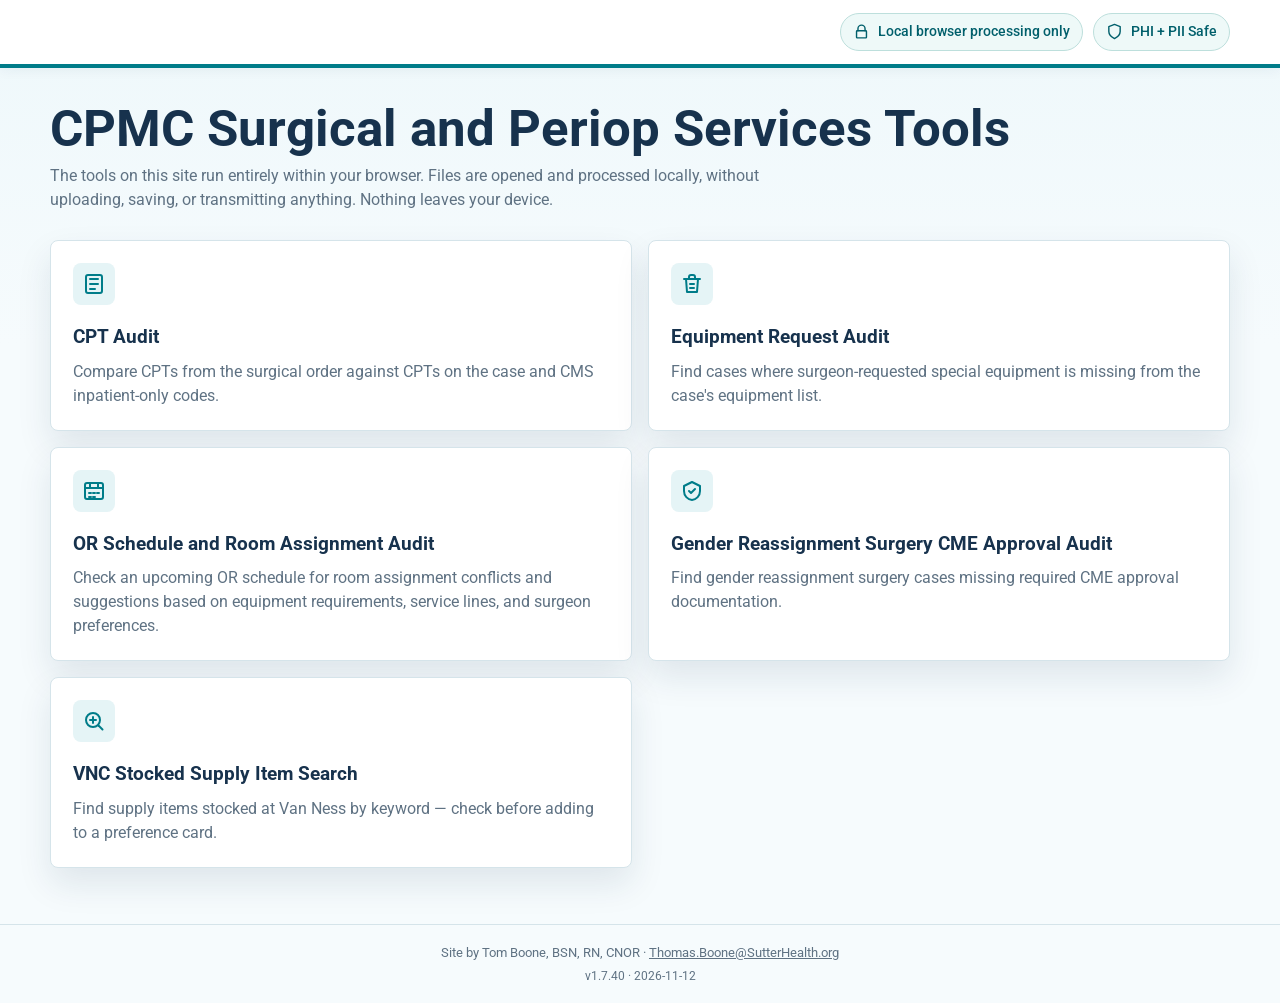
<file: index.html>
<!DOCTYPE html>
<html lang="en">
<head>
  <meta charset="utf-8">
  <meta name="viewport" content="width=device-width, initial-scale=1">
  <title>CPMC Surgical and Periop Services Tools</title>
  <link rel="preconnect" href="https://fonts.googleapis.com">
  <link rel="preconnect" href="https://fonts.gstatic.com" crossorigin>
  <link href="https://fonts.googleapis.com/css2?family=Roboto:wght@400;500;700&display=swap" rel="stylesheet">
  <link rel="stylesheet" href="styles.css?v=1.7.40">
  <script>
  if (location.hostname === 'tomboonern.com') {
    var s = document.createElement('script');
    s.defer = true;
    s.src = 'https://static.cloudflareinsights.com/beacon.min.js';
    s.setAttribute('data-cf-beacon', '{"token": "32d01d4d3deb4232a33bba1c2855cd99"}');
    document.head.appendChild(s);
  }
  </script>
</head>
<body>
  <div class="app-shell">
    <header class="topbar">
      <div class="topbar-inner">
        <div class="brand" aria-label="CPMC Surgical and Periop Services Tools"></div>
        <div class="topbar-meta">
          <div class="privacy-pill dev-pill" id="devBadge" title="This is the dev/staging environment." hidden>
            <span>DEV</span>
          </div>
          <div class="privacy-pill" title="Files are processed locally in this browser session.">
            <svg aria-hidden="true" width="17" height="17" viewBox="0 0 24 24" fill="none">
              <path d="M7 11V8a5 5 0 0 1 10 0v3" stroke="currentColor" stroke-width="2" stroke-linecap="round"/>
              <path d="M6 11h12a1 1 0 0 1 1 1v8a1 1 0 0 1-1 1H6a1 1 0 0 1-1-1v-8a1 1 0 0 1 1-1Z" stroke="currentColor" stroke-width="2"/>
            </svg>
            <span>Local browser processing only</span>
          </div>
          <div class="privacy-pill" title="No PHI or PII leaves your browser. Case numbers are the only unique identifiers in the report.">
            <svg aria-hidden="true" width="17" height="17" viewBox="0 0 24 24" fill="none">
              <path d="M12 22s8-4 8-10V5l-8-3-8 3v7c0 6 8 10 8 10Z" stroke="currentColor" stroke-width="2" stroke-linejoin="round"/>
            </svg>
            <span>PHI + PII Safe</span>
          </div>
        </div>
      </div>
    </header>

    <main>
      <section id="homeView" class="view active" aria-labelledby="homeTitle">
        <div class="page-heading">
          <h1 id="homeTitle">CPMC Surgical and Periop Services Tools</h1>
          <p class="lede">The tools on this site run entirely within your browser. Files are opened and processed locally, without uploading, saving, or transmitting anything. Nothing leaves your device.</p>
        </div>

        <div class="tool-grid">
          <button class="tool-tile" type="button" id="openAuditTool">
            <span class="tool-icon" aria-hidden="true">
              <svg width="24" height="24" viewBox="0 0 24 24" fill="none">
                <path d="M8 7h8M8 12h8M8 17h5" stroke="currentColor" stroke-width="2" stroke-linecap="round"/>
                <path d="M6 3h12a2 2 0 0 1 2 2v14a2 2 0 0 1-2 2H6a2 2 0 0 1-2-2V5a2 2 0 0 1 2-2Z" stroke="currentColor" stroke-width="2"/>
              </svg>
            </span>
            <span class="tool-title">CPT Audit</span>
            <span class="tool-copy">Compare CPTs from the surgical order against CPTs on the case and CMS inpatient-only codes.</span>
          </button>

          <button class="tool-tile" type="button" id="openEquipmentTool">
            <span class="tool-icon" aria-hidden="true">
              <svg width="24" height="24" viewBox="0 0 24 24" fill="none">
                <path d="M4 7h16M6 7l1 13h10l1-13" stroke="currentColor" stroke-width="2" stroke-linecap="round" stroke-linejoin="round"/>
                <path d="M9 7V5a2 2 0 0 1 2-2h2a2 2 0 0 1 2 2v2M10 12h4M10 16h4" stroke="currentColor" stroke-width="2" stroke-linecap="round"/>
              </svg>
            </span>
            <span class="tool-title">Equipment Request Audit</span>
            <span class="tool-copy">Find cases where surgeon-requested special equipment is missing from the case's equipment list.</span>
          </button>

          <button class="tool-tile" type="button" id="openRoomRulesTool">
            <span class="tool-icon" aria-hidden="true">
              <svg width="24" height="24" viewBox="0 0 24 24" fill="none">
                <rect x="3" y="4" width="18" height="16" rx="2" stroke="currentColor" stroke-width="2"/>
                <path d="M3 9h18M8 4v5M16 4v5" stroke="currentColor" stroke-width="2" stroke-linecap="round"/>
                <path d="M7 14h2M11 14h2M15 14h2M7 18h2M11 18h2" stroke="currentColor" stroke-width="2" stroke-linecap="round"/>
              </svg>
            </span>
            <span class="tool-title">OR Schedule and Room Assignment Audit</span>
            <span class="tool-copy">Check an upcoming OR schedule for room assignment conflicts and suggestions based on equipment requirements, service lines, and surgeon preferences.</span>
          </button>

          <button class="tool-tile" type="button" id="openCmeTool">
            <span class="tool-icon" aria-hidden="true">
              <svg width="24" height="24" viewBox="0 0 24 24" fill="none">
                <path d="M12 3l8 4v5c0 5-3.5 8.5-8 9-4.5-.5-8-4-8-9V7l8-4Z" stroke="currentColor" stroke-width="2" stroke-linejoin="round"/>
                <path d="M9 12l2 2 4-4" stroke="currentColor" stroke-width="2" stroke-linecap="round" stroke-linejoin="round"/>
              </svg>
            </span>
            <span class="tool-title">Gender Reassignment Surgery CME Approval Audit</span>
            <span class="tool-copy">Find gender reassignment surgery cases missing required CME approval documentation.</span>
          </button>

          <a class="tool-tile" href="items.html">
            <span class="tool-icon" aria-hidden="true">
              <svg width="24" height="24" viewBox="0 0 24 24" fill="none">
                <circle cx="11" cy="11" r="7" stroke="currentColor" stroke-width="2"/>
                <path d="m16.5 16.5 4 4" stroke="currentColor" stroke-width="2" stroke-linecap="round"/>
                <path d="M8 11h6M11 8v6" stroke="currentColor" stroke-width="2" stroke-linecap="round"/>
              </svg>
            </span>
            <span class="tool-title">VNC Stocked Supply Item Search</span>
            <span class="tool-copy">Find supply items stocked at Van Ness by keyword — check before adding to a preference card.</span>
          </a>

        </div>
      </section>

      <section id="auditView" class="view" aria-labelledby="auditTitle">
        <div class="back-row">
          <button class="ghost-button" type="button" id="backHome">
            <svg aria-hidden="true" width="18" height="18" viewBox="0 0 24 24" fill="none">
              <path d="M19 12H5M12 19l-7-7 7-7" stroke="currentColor" stroke-width="2" stroke-linecap="round" stroke-linejoin="round"/>
            </svg>
            <span>Back to tools</span>
          </button>
        </div>

        <div class="page-heading">
          <h1 id="auditTitle">CPT Audit Tool</h1>
          <p class="lede">The audit runs locally in this browser tab. No file is uploaded or stored.</p>
          <p class="data-vintage-line" id="cptDataVintageLine"></p>
          <div class="dev-stale-banner" id="cptStaleBanner" hidden></div>
        </div>

        <div class="workspace">
          <aside class="panel instructions">
            <h2>Instructions</h2>
            <ol>
              <li>In Epic, run the report <strong>CPMC Scheduling Automation</strong> and export it as an .xlsx file.</li>
              <li>Select the exported file and select Run audit.</li>
            </ol>
            <p style="color: var(--muted); font-size: 0.78rem; margin-top: 8px;">If you do not have access to this report, please email <a href="mailto:Thomas.Boone@SutterHealth.org" style="color: inherit;">Thomas.Boone@SutterHealth.org</a>.</p>
            <div style="margin-top: 12px;">
              <button class="ghost-button" type="button" id="viewKnownProblemCptsBtn" style="padding: 5px 10px;">View known problem CPTs</button>
            </div>
          </aside>

          <section class="panel">
            <div class="upload-box">
              <label class="file-input">
                <span>
                  <strong>Select Epic Excel report</strong><br>
                  <input id="fileInput" type="file" accept=".xlsx,.xls,.xml,.html,.htm,application/vnd.openxmlformats-officedocument.spreadsheetml.sheet,application/vnd.ms-excel,text/html,text/xml">
                </span>
              </label>
              <div class="actions">
                <button class="primary-button" type="button" id="runAudit" disabled>Run audit</button>
                <button class="secondary-button" type="button" id="clearAudit" disabled>Clear</button>
              </div>
              <p id="status" class="status" role="status">Waiting for a spreadsheet.</p>
            </div>
          </section>
        </div>

        <section id="resultsPanel" class="panel result-panel" hidden>
          <div class="summary-grid" aria-label="Audit summary">
            <div class="metric">
              <span class="metric-value" id="totalRows">0</span>
              <span class="metric-label">Rows reviewed</span>
            </div>
            <div class="metric">
              <span class="metric-value" id="missingCount">0</span>
              <span class="metric-label">CPT discrepancy cases</span>
            </div>
            <div class="metric">
              <span class="metric-value" id="inpatientCount">0</span>
              <span class="metric-label">IPO outpatient cases</span>
            </div>
          </div>

          <div id="cptFilters" class="audit-filters"></div>

          <div id="cptAccordion"></div>
        </section>
      </section>
      <section id="equipmentView" class="view" aria-labelledby="equipmentTitle">
        <div class="back-row">
          <button class="ghost-button" type="button" id="equipmentBackHome">
            <svg aria-hidden="true" width="18" height="18" viewBox="0 0 24 24" fill="none">
              <path d="M19 12H5M12 19l-7-7 7-7" stroke="currentColor" stroke-width="2" stroke-linecap="round" stroke-linejoin="round"/>
            </svg>
            <span>Back to tools</span>
          </button>
        </div>

        <div class="page-heading">
          <h1 id="equipmentTitle">Equipment Request Audit</h1>
          <p class="lede">The audit runs locally in this browser tab. No file is uploaded or stored.</p>
        </div>

        <div class="workspace">
          <aside class="panel instructions">
            <h2>Instructions</h2>
            <ol>
              <li>In Epic, run the report <strong>CPMC Scheduling Automation</strong> and export it as an .xlsx file.</li>
              <li>Select the exported file and select Run audit.</li>
            </ol>
            <p style="color: var(--muted); font-size: 0.78rem; margin-top: 8px;">If you do not have access to this report, please email <a href="mailto:Thomas.Boone@SutterHealth.org" style="color: inherit;">Thomas.Boone@SutterHealth.org</a>.</p>
            <div style="margin-top: 12px;">
              <button class="ghost-button" type="button" id="viewEquipmentTermsBtn" style="padding: 5px 10px;">View terms being checked</button>
            </div>
          </aside>

          <section class="panel">
            <div class="upload-box">
              <label class="file-input">
                <span>
                  <strong>Select Epic Excel report</strong><br>
                  <input id="equipmentFileInput" type="file" accept=".xlsx,.xls,.xml,.html,.htm,application/vnd.openxmlformats-officedocument.spreadsheetml.sheet,application/vnd.ms-excel,text/html,text/xml">
                </span>
              </label>
              <div class="actions">
                <button class="primary-button" type="button" id="runEquipmentAudit" disabled>Run audit</button>
                <button class="secondary-button" type="button" id="clearEquipmentAudit" disabled>Clear</button>
              </div>
              <p id="equipmentStatus" class="status" role="status">Waiting for a spreadsheet.</p>
            </div>
          </section>
        </div>

        <section id="equipmentResultsPanel" class="panel result-panel" hidden>
          <div class="summary-grid" aria-label="Equipment audit summary">
            <div class="metric">
              <span class="metric-value" id="equipmentTotalRows">0</span>
              <span class="metric-label">Rows reviewed</span>
            </div>
            <div class="metric">
              <span class="metric-value" id="equipmentMissingCount">0</span>
              <span class="metric-label">Rows included</span>
            </div>
            <div class="metric">
              <span class="metric-value" id="equipmentKeywordCount">0</span>
              <span class="metric-label">Terms checked</span>
            </div>
          </div>

          <div id="equipmentFilters" class="audit-filters"></div>

          <div class="table-section">
            <h2>Equipment terms listed in Surgery Order Special Needs but missing from Case Equipment</h2>
            <p style="color: var(--muted); font-size: 0.82rem; margin: -6px 0 10px;">This tool searches for equipment keywords and may occasionally flag cases incorrectly or miss cases where equipment is referenced using non-standard or abbreviated terminology. Results should be reviewed in context.</p>
            <div class="table-wrap">
              <table class="equipment-missing-table">
                <thead>
                  <tr>
                    <th>Date</th>
                    <th>Location</th>
                    <th>Case #</th>
                    <th>Surgeon</th>
                    <th>Special Needs</th>
                    <th>Explanation</th>
                    <th>Creation User</th>
                  </tr>
                </thead>
                <tbody id="equipmentMissingTable"></tbody>
              </table>
            </div>
          </div>
        </section>
      </section>

      <section id="cmeView" class="view" aria-labelledby="cmeTitle">
        <div class="back-row">
          <button class="ghost-button" type="button" id="cmeBackHome">
            <svg aria-hidden="true" width="18" height="18" viewBox="0 0 24 24" fill="none">
              <path d="M19 12H5M12 19l-7-7 7-7" stroke="currentColor" stroke-width="2" stroke-linecap="round" stroke-linejoin="round"/>
            </svg>
            <span>Back to tools</span>
          </button>
        </div>

        <div class="page-heading">
          <h1 id="cmeTitle">Gender Reassignment Surgery CME Approval Audit</h1>
          <p class="lede">The audit runs locally in this browser tab. No file is uploaded or stored, and no case data is retained between sessions.</p>
        </div>

        <div class="workspace">
          <aside class="panel instructions">
            <h2>Instructions</h2>
            <ol>
              <li>In Epic, run the report <strong>CPMC Scheduling Automation</strong> and export it as an .xlsx file.</li>
              <li>Select the exported file and select Run audit.</li>
            </ol>
            <p style="color: var(--muted); font-size: 0.78rem; margin-top: 8px;">If you do not have access to this report, please email <a href="mailto:Thomas.Boone@SutterHealth.org" style="color: inherit;">Thomas.Boone@SutterHealth.org</a>.</p>
            <div style="margin-top: 12px;">
              <button class="ghost-button" type="button" id="viewCmeApproversBtn" style="padding: 5px 10px;">View accepted approvers</button>
            </div>
          </aside>

          <section class="panel">
            <div class="upload-box">
              <label class="file-input">
                <span>
                  <strong>Select Epic Excel report</strong><br>
                  <input id="cmeFileInput" type="file" accept=".xlsx,.xls,.xml,.html,.htm,application/vnd.openxmlformats-officedocument.spreadsheetml.sheet,application/vnd.ms-excel,text/html,text/xml">
                </span>
              </label>
              <div class="actions">
                <button class="primary-button" type="button" id="runCmeAudit" disabled>Run audit</button>
                <button class="secondary-button" type="button" id="clearCmeAudit" disabled>Clear</button>
              </div>
              <p id="cmeStatus" class="status" role="status">Waiting for a spreadsheet.</p>
            </div>
          </section>
        </div>

        <section id="cmeResultsPanel" class="panel result-panel" hidden>
          <div class="summary-grid" aria-label="CME approval audit summary">
            <div class="metric">
              <span class="metric-value" id="cmeTotalRows">0</span>
              <span class="metric-label">F64 diagnosis cases</span>
            </div>
            <div class="metric">
              <span class="metric-value" id="cmeUnapprovedCount">0</span>
              <span class="metric-label">Missing CME approval</span>
            </div>
            <div class="metric">
              <span class="metric-value" id="cmeApprovedCount">0</span>
              <span class="metric-label">CME approved</span>
            </div>
          </div>

          <div id="cmeFilters" class="audit-filters"></div>

          <div id="cmeAccordion"></div>
        </section>
      </section>

      <section id="roomRulesView" class="view" aria-labelledby="roomRulesTitle">
        <div class="back-row">
          <button class="ghost-button" type="button" id="roomRulesBackHome">
            <svg aria-hidden="true" width="18" height="18" viewBox="0 0 24 24" fill="none">
              <path d="M19 12H5M12 19l-7-7 7-7" stroke="currentColor" stroke-width="2" stroke-linecap="round" stroke-linejoin="round"/>
            </svg>
            <span>Back to tools</span>
          </button>
        </div>

        <div class="page-heading">
          <h1 id="roomRulesTitle">OR Schedule and Room Assignment Audit</h1>
          <p style="color: var(--muted); font-size: 0.75rem; letter-spacing: 0.03em; margin: 6px 0 12px;">Currently configured for CPMC Van Ness (WBVC OR) only</p>
          <p class="lede">The audit runs locally in this browser tab. No file is uploaded or stored.</p>
          <p class="data-vintage-line" id="roomRulesDataVintageLine"></p>
          <div class="dev-stale-banner" id="roomRulesStaleBanner" hidden></div>
        </div>

        <div class="workspace">
          <aside class="panel instructions">
            <h2>Instructions</h2>
            <ol>
              <li>In Epic, run the report <strong>CPMC Scheduling Automation</strong> and export it as an .xlsx file.</li>
              <li>Select the exported file and select Run audit.</li>
            </ol>
            <p style="color: var(--muted); font-size: 0.78rem; margin-top: 8px;">If you do not have access to this report, please email <a href="mailto:Thomas.Boone@SutterHealth.org" style="color: inherit;">Thomas.Boone@SutterHealth.org</a>.</p>
            <div style="margin-top: 12px;">
              <button class="ghost-button" type="button" id="viewActiveRulesBtn" style="padding: 5px 10px;">View active rules</button>
            </div>
          </aside>

          <section class="panel">
            <div class="upload-box">
              <label class="file-input">
                <span>
                  <strong>Select Epic OR schedule export</strong><br>
                  <input id="roomRulesFileInput" type="file" accept=".xlsx,.xls,.xml,.html,.htm,application/vnd.openxmlformats-officedocument.spreadsheetml.sheet,application/vnd.ms-excel,text/html,text/xml">
                </span>
              </label>
              <div class="actions">
                <button class="primary-button" type="button" id="runRoomRulesAudit" disabled>Run audit</button>
                <button class="secondary-button" type="button" id="clearRoomRulesAudit" disabled>Clear</button>
              </div>
              <p id="roomRulesStatus" class="status" role="status">Waiting for a spreadsheet.</p>
            </div>
          </section>
        </div>

        <section id="roomRulesResultsPanel" class="panel result-panel" hidden>
          <div class="results-top">
            <div id="ganttCalCol" class="gantt-cal-col" hidden>
              <div id="ganttCalendar" class="gantt-calendar"></div>
              <div id="ganttDayNav" class="gantt-day-nav"></div>
            </div>
            <div class="summary-stack" aria-label="Schedule audit summary">
              <div class="metric">
                <span class="metric-value" id="roomRulesTotalRows">0</span>
                <span class="metric-label">Cases reviewed</span>
              </div>
              <div class="metric">
                <span class="metric-value" id="roomRulesHardCount">0</span>
                <span class="metric-label">Tier 1–2 alerts</span>
              </div>
              <div class="metric">
                <span class="metric-value" id="roomRulesSoftCount">0</span>
                <span class="metric-label">Tier 3–5 flags</span>
              </div>
            </div>
            <div class="panel gantt-legend">
              <div class="gantt-legend-title">Legend</div>
              <div class="gantt-legend-entry">
                <span class="gantt-legend-swatch" style="background:#fce8e8;border-color:#fca5a5;"></span>
                <span>Tier 1 alert</span>
              </div>
              <div class="gantt-legend-entry">
                <span class="gantt-legend-swatch" style="background:#fff3ed;border-color:#fdba74;"></span>
                <span>Tier 2 alert</span>
              </div>
              <div class="gantt-legend-entry">
                <span class="gantt-legend-swatch" style="background:#fff8e1;border-color:#fcd34d;"></span>
                <span>Tier 3 flag</span>
              </div>
              <div class="gantt-legend-entry">
                <span class="gantt-legend-swatch" style="background:#e8d5b0;border-color:#c4a97d;"></span>
                <span>No violations</span>
              </div>
            </div>
          </div>

          <p style="color: var(--muted); font-size: 0.75rem; letter-spacing: 0.03em; margin: 6px 0 8px;">Cases with pending holds or not yet visible on the schedule may not appear in this audit.</p>

          <div id="ganttSection" hidden>
            <div class="gantt-section">
              <div class="gantt-container">
                <div class="gantt-fixed-col" id="ganttFixedCol"></div>
                <div class="gantt-scrollable" id="ganttScrollable"></div>
              </div>
            </div>
          </div>

          <div class="panel gantt-icon-legend" id="ganttIconLegend">
            <div class="gantt-legend-title">Icon Legend</div>
            <div class="gantt-icon-legend-grid" id="ganttIconLegendGrid"></div>
          </div>

          <div class="table-section" id="roomRulesTableSection">
            <div class="table-wrap">
              <table class="room-rules-table">
                <thead>
                  <tr>
                    <th class="col-caseno">Case #</th>
                    <th class="col-date">Date</th>
                    <th>Surgeon</th>
                    <th class="col-room">Room</th>
                    <th>Procedure(s)</th>
                    <th>Priority</th>
                    <th>Rule</th>
                    <th>Explanation</th>
                  </tr>
                </thead>
                <tbody id="roomRulesViolationsTable"></tbody>
              </table>
            </div>
          </div>
        </section>

        <div id="ganttTooltip" class="gantt-tooltip" hidden></div>
        <div id="ganttSidebar" class="gantt-sidebar" hidden>
          <button class="gantt-sidebar-close" id="ganttSidebarClose" type="button" aria-label="Close sidebar">&#x2715;</button>
          <div id="ganttSidebarContent"></div>
        </div>
      </section>

      <section id="ruleManagementView" class="view" aria-labelledby="ruleManagementTitle">
        <div class="back-row">
          <button class="ghost-button" type="button" id="ruleManagementBackHome">
            <svg aria-hidden="true" width="18" height="18" viewBox="0 0 24 24" fill="none">
              <path d="M19 12H5M12 19l-7-7 7-7" stroke="currentColor" stroke-width="2" stroke-linecap="round" stroke-linejoin="round"/>
            </svg>
            <span>Back to tools</span>
          </button>
        </div>

        <div class="page-heading">
          <div style="display: flex; align-items: center; justify-content: space-between; gap: 16px; margin-bottom: 8px; padding-right: 14px;">
            <h1 id="ruleManagementTitle" style="margin: 0;">Rule Management</h1>
            <div style="display: flex; align-items: center; gap: 8px; flex-shrink: 0;">
              <button type="button" class="ghost-button" id="howThisWorksBtn" style="padding: 5px 10px;">How this works</button>
              <button type="button" class="rule-flag-btn" id="requestNewRuleBtn" style="background: var(--panel);">Request new rule</button>
            </div>
          </div>
          <p class="lede">Active room assignment rules organized by tier. Flag any rule to send a review request by email.</p>
        </div>

        <div id="ruleManagementContent"></div>
      </section>

      <section id="cmeApproversView" class="view" aria-labelledby="cmeApproversTitle">
        <div class="back-row">
          <button class="ghost-button" type="button" id="cmeApproversBack">
            <svg aria-hidden="true" width="18" height="18" viewBox="0 0 24 24" fill="none">
              <path d="M19 12H5M12 19l-7-7 7-7" stroke="currentColor" stroke-width="2" stroke-linecap="round" stroke-linejoin="round"/>
            </svg>
            <span>Back to audit</span>
          </button>
        </div>
        <div class="page-heading">
          <h1 id="cmeApproversTitle">Accepted Approvers</h1>
          <p class="lede">The audit treats a case as CME approved when Special Needs contains "approved by" immediately followed by one of these authorities.</p>
        </div>
        <div id="cmeApproversContent"></div>
      </section>

      <section id="equipmentTermsView" class="view" aria-labelledby="equipmentTermsTitle">
        <div class="back-row">
          <button class="ghost-button" type="button" id="equipmentTermsBack">
            <svg aria-hidden="true" width="18" height="18" viewBox="0 0 24 24" fill="none">
              <path d="M19 12H5M12 19l-7-7 7-7" stroke="currentColor" stroke-width="2" stroke-linecap="round" stroke-linejoin="round"/>
            </svg>
            <span>Back to audit</span>
          </button>
        </div>
        <div class="page-heading">
          <div style="display: flex; align-items: center; justify-content: space-between; gap: 16px; margin-bottom: 8px;">
            <h1 id="equipmentTermsTitle" style="margin: 0;">Terms Being Checked</h1>
            <button type="button" class="rule-flag-btn" id="suggestEquipmentBtn" style="background: var(--panel); flex-shrink: 0;">Suggest equipment to check</button>
          </div>
          <p class="lede">The audit flags cases where any of these terms appear in Special Needs but are not present in the Equipment field.</p>
        </div>
        <div id="equipmentTermsContent"></div>
      </section>

      <section id="knownProblemCptsView" class="view" aria-labelledby="knownProblemCptsTitle">
        <div class="back-row">
          <button class="ghost-button" type="button" id="knownProblemCptsBack">
            <svg aria-hidden="true" width="18" height="18" viewBox="0 0 24 24" fill="none">
              <path d="M19 12H5M12 19l-7-7 7-7" stroke="currentColor" stroke-width="2" stroke-linecap="round" stroke-linejoin="round"/>
            </svg>
            <span>Back to audit</span>
          </button>
        </div>
        <div class="page-heading">
          <h1 id="knownProblemCptsTitle">Known Problem CPTs</h1>
          <p class="lede">These CPT codes have been reported as not yet built in Epic and are excluded from flagging until added.</p>
        </div>
        <div id="knownProblemCptsContent"></div>
      </section>

      <section id="ruleInfoView" class="view" aria-labelledby="ruleInfoTitle">
        <div class="back-row">
          <button class="ghost-button" type="button" id="ruleInfoBackBtn">
            <svg aria-hidden="true" width="18" height="18" viewBox="0 0 24 24" fill="none">
              <path d="M19 12H5M12 19l-7-7 7-7" stroke="currentColor" stroke-width="2" stroke-linecap="round" stroke-linejoin="round"/>
            </svg>
            <span>Back to rules</span>
          </button>
        </div>
        <div class="page-heading">
          <h1 id="ruleInfoTitle">How Room Assignment Rules Work</h1>
        </div>
        <div style="max-width: 680px;">
          <div class="rule-info-section">
            <h3>How these rules were developed</h3>
            <p>The rules in this tool were derived from three years of completed OR case data from CPMC Van Ness. Cases that were marked as completed and signed off by clinical staff were used as the ground truth. The assumption is that if a case ran in a particular room repeatedly over time, there was a reason for it. Statistical patterns were identified across equipment, service line, surgeon, patient age, and procedure type. Rules with strong, consistent patterns were validated and added to the tool. Rules are reviewed and updated periodically as OR operations evolve.</p>
          </div>
          <div class="rule-info-section">
            <h3>What Confidence means</h3>
            <p>Confidence reflects how consistently the historical data supports the rule, and how much operational flexibility exists. High confidence rules are either physically constrained (the equipment cannot move) or backed by a very strong historical pattern with little variation. You can treat these as reliable. Medium confidence rules are based on clear surgeon or service preferences that hold most of the time, but may have legitimate exceptions. Low confidence rules are based on weaker historical patterns. They are included as suggestions but should be interpreted cautiously.</p>
          </div>
          <div class="rule-info-section">
            <h3>Tier 1: Physical Absolute</h3>
            <p>These rules exist because certain equipment cannot be moved, or because of other physical constraints of the room. There are two DaVinci DV5 robots: one lives permanently in OR 2/OR 3, and a second is mobile between OR 4 and OR 8 (this tool does not track which room it's in on a given day — a separate Epic-based equipment conflict audit already catches any double-booking of the physical robot). The DaVinci SP robot lives in OR 5. Hybrid/cath lab equipment is fixed to OR 14. If a case meets one of these criteria, it must be in one of the designated rooms and there is no flexibility. One Tier 1 rule works the other way around: OR 14's table is a hybrid/cath lab table, not suitable for regular open/vascular surgeries, so AV fistula cases must avoid OR 14 specifically — they may run in any other room.</p>
          </div>
          <div class="rule-info-section">
            <h3>Tier 2: Strong Operational</h3>
            <p>These rooms are set up specifically for certain case types. OR 5 and OR 10 are set up for ophthalmology. Neuro/spine equipment is fixed to OR 11 or OR 12, cardiac bypass equipment to OR 7, and transplant equipment to OR 6 or OR 9. Free flap procedures require a room with three overhead surgical lights, which limits them to OR 6, OR 7, OR 8, or OR 9. Right-sided PCNL cases have historically been performed in OR 2, OR 8, or OR 12, and left-sided in OR 4, OR 5, or OR 11, due to positioning convenience. Cases flagged at this tier should be moved if possible, but there may be legitimate reasons they cannot be.</p>
          </div>
          <div class="rule-info-section">
            <h3>Tier 3: Service Preference</h3>
            <p>Certain services tend to cluster in specific rooms because of setup familiarity, equipment proximity, and turnover efficiency. For example, neurosurgery cases typically run in OR 11 or OR 12, and pediatric cases are preferably in OR 4 when possible, with OR 3 or OR 5 also acceptable. These flags are worth reviewing but are not always actionable. If the preferred room is full, the flag will be suppressed automatically.</p>
          </div>
          <div class="rule-info-section">
            <h3>How flags are suppressed</h3>
            <p>The tool is designed to only flag cases where a move is actually feasible. For Tier 3 service flags, the tool checks whether the preferred room has enough open time to accommodate the case, or the full back-to-back block of same-service or same-surgeon cases, before flagging. If the preferred room is already full, the flag is suppressed.</p>
          </div>
        </div>
      </section>
    </main>
    <footer class="site-footer">
      <p>Site by Tom Boone, BSN, RN, CNOR &middot; <a href="mailto:Thomas.Boone@SutterHealth.org">Thomas.Boone@SutterHealth.org</a></p>
      <p style="margin-top: 4px; font-size: 0.75rem;">v1.7.40 · 2026-11-12</p>
    </footer>
  </div>

  <div id="copyToast" aria-live="polite"></div>
  <div id="wormModal" role="dialog" aria-modal="true">
    <div id="wormGame">
      <div id="wormScore">Score: 0</div>
      <canvas id="wormCanvas"></canvas>
      <div id="wormGameOver">
        <p>Game over</p>
        <span id="wormFinalScore"></span>
        <button id="wormRestartBtn" type="button">Play again</button>
      </div>
    </div>
  </div>
  <div id="devGateOverlay" class="dev-gate-overlay" role="dialog" aria-modal="true" hidden>
    <a href="https://tomboonern.com" class="dev-gate-prod-link">Go to tomboonern.com</a>
  </div>
  <script src="rules-data.js?v=1.7.40"></script>
  <script src="app.js?v=1.7.40"></script>
</body>
</html>
</file>
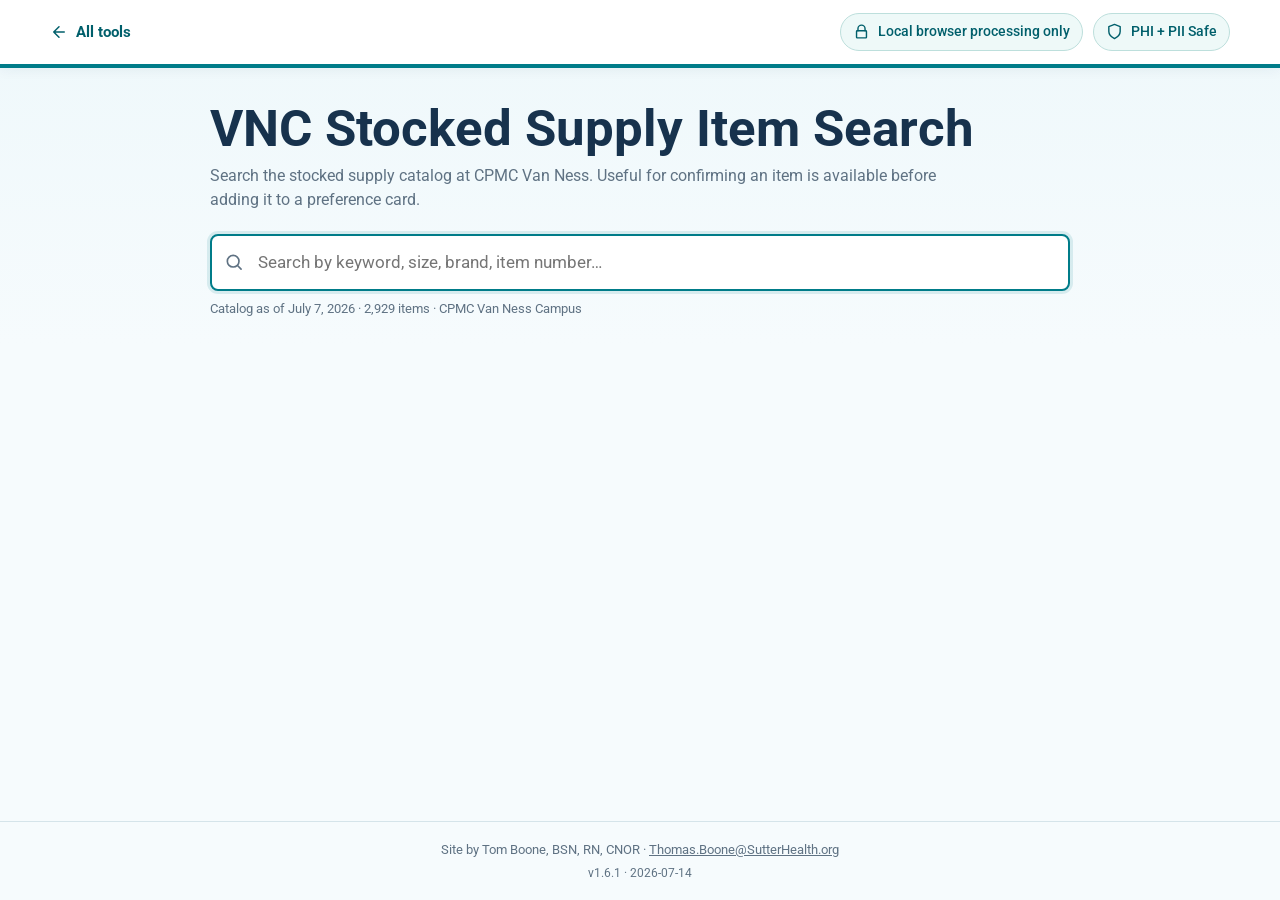
<file: items.html>
<!DOCTYPE html>
<html lang="en">
<head>
  <meta charset="utf-8">
  <meta name="viewport" content="width=device-width, initial-scale=1">
  <title>VNC Stocked Supply Item Search — CPMC Surgical and Periop Services Tools</title>
  <link rel="preconnect" href="https://fonts.googleapis.com">
  <link rel="preconnect" href="https://fonts.gstatic.com" crossorigin>
  <link href="https://fonts.googleapis.com/css2?family=Roboto:wght@400;500;700&display=swap" rel="stylesheet">
  <link rel="stylesheet" href="styles.css?v=1.6.1">
  <script>
  if (location.hostname === 'tomboonern.com') {
    var s = document.createElement('script');
    s.defer = true;
    s.src = 'https://static.cloudflareinsights.com/beacon.min.js';
    s.setAttribute('data-cf-beacon', '{"token": "32d01d4d3deb4232a33bba1c2855cd99"}');
    document.head.appendChild(s);
  }
  </script>
</head>
<body>
  <div class="app-shell">
    <header class="topbar">
      <div class="topbar-inner">
        <div class="brand" aria-label="CPMC Surgical and Periop Services Tools">
          <a href="index.html" class="brand-back-link" title="Back to all tools">
            <svg aria-hidden="true" width="18" height="18" viewBox="0 0 24 24" fill="none">
              <path d="M19 12H5M12 19l-7-7 7-7" stroke="currentColor" stroke-width="2" stroke-linecap="round" stroke-linejoin="round"/>
            </svg>
            All tools
          </a>
        </div>
        <div class="topbar-meta">
          <div class="privacy-pill" title="Catalog data is bundled with the site. No file upload, no network request.">
            <svg aria-hidden="true" width="17" height="17" viewBox="0 0 24 24" fill="none">
              <path d="M7 11V8a5 5 0 0 1 10 0v3" stroke="currentColor" stroke-width="2" stroke-linecap="round"/>
              <path d="M6 11h12a1 1 0 0 1 1 1v8a1 1 0 0 1-1 1H6a1 1 0 0 1-1-1v-8a1 1 0 0 1 1-1Z" stroke="currentColor" stroke-width="2"/>
            </svg>
            <span>Local browser processing only</span>
          </div>
          <div class="privacy-pill" title="No PHI or PII. Catalog contains only supply item numbers and descriptions.">
            <svg aria-hidden="true" width="17" height="17" viewBox="0 0 24 24" fill="none">
              <path d="M12 22s8-4 8-10V5l-8-3-8 3v7c0 6 8 10 8 10Z" stroke="currentColor" stroke-width="2" stroke-linejoin="round"/>
            </svg>
            <span>PHI + PII Safe</span>
          </div>
        </div>
      </div>
    </header>

    <main class="items-main">
      <div class="page-heading">
        <h1>VNC Stocked Supply Item Search</h1>
        <p class="lede">Search the stocked supply catalog at CPMC Van Ness. Useful for confirming an item is available before adding it to a preference card.</p>
      </div>

      <div class="items-search-wrap">
        <div class="items-search-box-wrap">
          <svg class="items-search-icon" aria-hidden="true" width="20" height="20" viewBox="0 0 24 24" fill="none">
            <circle cx="11" cy="11" r="7" stroke="currentColor" stroke-width="2"/>
            <path d="m16.5 16.5 4 4" stroke="currentColor" stroke-width="2" stroke-linecap="round"/>
          </svg>
          <input
            type="search"
            id="itemSearch"
            class="items-search-input"
            placeholder="Search by keyword, size, brand, item number…"
            autocomplete="off"
            spellcheck="false"
            autofocus
          >
          <button type="button" class="items-search-clear" id="itemSearchClear" aria-label="Clear search" hidden>
            <svg aria-hidden="true" width="16" height="16" viewBox="0 0 24 24" fill="none">
              <path d="M18 6 6 18M6 6l12 12" stroke="currentColor" stroke-width="2" stroke-linecap="round"/>
            </svg>
          </button>
        </div>
        <p class="items-catalog-line" id="catalogLine"></p>
      </div>

      <div id="itemsResultsArea">
        <!-- populated by JS -->
      </div>
    </main>

    <footer class="site-footer">
      <p>Site by Tom Boone, BSN, RN, CNOR &middot; <a href="mailto:Thomas.Boone@SutterHealth.org">Thomas.Boone@SutterHealth.org</a></p>
      <p style="margin-top: 4px; font-size: 0.75rem;">v1.6.1 · 2026-07-14</p>
    </footer>
  </div>

  <div id="copyToast" aria-live="polite"></div>

  <script src="items-data.js?v=1.6.1"></script>
  <script>
  (function () {
    // ---------- catalog meta ----------
    const meta = typeof CATALOG_META !== "undefined"
      ? CATALOG_META
      : { campus: "CPMC Van Ness", asOf: "unknown", count: 0 };
    const catalog = typeof ITEM_CATALOG !== "undefined" ? ITEM_CATALOG : [];

    // Format asOf date nicely: "2026-07-07" → "July 7, 2026"
    function fmtDate(iso) {
      if (!iso || iso === "unknown") return iso;
      const d = new Date(iso + "T12:00:00");
      if (isNaN(d)) return iso;
      return d.toLocaleDateString("en-US", { year: "numeric", month: "long", day: "numeric" });
    }

    document.getElementById("catalogLine").textContent =
      `Catalog as of ${fmtDate(meta.asOf)} · ${meta.count.toLocaleString()} items · ${meta.campus} Campus`;

    // ---------- search ----------
    const MAX_RESULTS = 50;
    const NUDGE_THRESHOLD = 25;

    // Colloquial/brand -> catalog term. One-directional. Each mapping verified
    // against real stocked items — do not add speculative entries.
    const SYNONYMS = {
      nylon: ["ethilon", "nurolon"],
      betadine: ["providone", "povidone"],
      esmarch: ["esmark"],
      raytec: ["xry", "xray"],
      bovie: ["electrosurgical", "cautery"],
      kling: ["conforming"],
      silk: ["perma-hand"],
      cottonoid: ["neuro"],
      patty: ["neuro"],
      neuropatty: ["neuro"],
    };

    // Products genuinely not stocked at VNC under any name.
    const KNOWN_ABSENT_TERMS = [
      "gelfoam",
      "surgicel",
      "floseal",
      "surgiflo",
      "tegaderm",
      "hemovac",
      "jp drain",
      "jackson pratt",
    ];

    function buildSearchable(item) {
      return [item.item, item.desc, item.desc3, item.unspsc, item.mfr, item.mfrItem]
        .join(" ")
        .toLowerCase();
    }

    // Pre-build searchable strings
    const searchable = catalog.map(buildSearchable);

    function escapeRegex(str) {
      return str.replace(/[.*+?^${}()|[\]\\]/g, "\\$&");
    }

    // Short (<=3 char) and purely numeric terms match only on a word boundary
    // (hyphens/slashes are treated as non-boundary so sizes like "4-0" stay intact).
    // Longer alphabetic terms keep the existing substring match.
    function matchesTerm(haystackLower, term) {
      const isNumeric = /^[0-9]+$/.test(term);
      const isShort = term.length <= 3;
      const hasLetter = /[a-z]/.test(term);
      const escaped = escapeRegex(term);
      if (isNumeric || isShort || !hasLetter) {
        const re = new RegExp("(?<![a-z0-9])" + escaped + "(?![a-z0-9])");
        return re.test(haystackLower);
      }
      return haystackLower.includes(term);
    }

    // A token matches directly, or (if it's a known synonym key) if any of its
    // mapped catalog terms match.
    function tokenMatches(haystackLower, token) {
      if (matchesTerm(haystackLower, token)) return true;
      const syns = SYNONYMS[token];
      if (syns) {
        return syns.some((term) => matchesTerm(haystackLower, term));
      }
      return false;
    }

    function score(item, searchStr, tokens) {
      // Word-boundary bonus: count tokens matching at a word boundary in short desc
      const descLow = item.desc.toLowerCase();
      let wordBoundaryCount = 0;
      let descMatchCount = 0;
      for (const t of tokens) {
        if (tokenMatches(descLow, t)) {
          descMatchCount++;
          wordBoundaryCount++;
        }
      }
      // Higher score = better rank. desc matches > verbose-only. word-boundary bonus on top.
      return descMatchCount * 10 + wordBoundaryCount * 5;
    }

    function search(query) {
      const tokens = query.trim().toLowerCase().split(/\s+/).filter(Boolean);
      if (!tokens.length) return null;

      const hits = [];
      for (let i = 0; i < catalog.length; i++) {
        const s = searchable[i];
        if (tokens.every((t) => tokenMatches(s, t))) {
          hits.push({ item: catalog[i], rank: score(catalog[i], s, tokens) });
        }
      }

      hits.sort((a, b) => {
        if (b.rank !== a.rank) return b.rank - a.rank;
        return a.item.desc.localeCompare(b.item.desc);
      });

      return hits.map((h) => h.item);
    }

    function findKnownAbsentTerm(query) {
      const q = query.toLowerCase();
      return KNOWN_ABSENT_TERMS.find((term) => q.includes(term)) || null;
    }

    // ---------- rendering ----------
    const resultsArea = document.getElementById("itemsResultsArea");
    let expandedItems = new Set();

    function showToast(msg) {
      const toast = document.getElementById("copyToast");
      toast.textContent = msg;
      toast.classList.add("visible");
      clearTimeout(toast._t);
      toast._t = setTimeout(() => toast.classList.remove("visible"), 2000);
    }

    function renderEmpty(query) {
      resultsArea.innerHTML = "";
      const div = document.createElement("div");
      div.className = "items-empty";
      const absentTerm = findKnownAbsentTerm(query);
      if (absentTerm) {
        div.innerHTML = `<p>No stocked match for '<strong>${escHtml(absentTerm)}</strong>' at Van Ness. This item may be carried under a different name, or an equivalent may be stocked. Try searching by material or function (for example the generic material name), or use the Copilot equivalence check (coming soon).</p>
          <div class="items-empty-phase2-slot"></div>`;
      } else {
        div.innerHTML = `<p>No stocked items match <strong>${escHtml(query)}</strong> at Van Ness.</p>
          <p class="items-empty-hint">Check spelling, try fewer or different words (brand vs. generic), or search by manufacturer item number.</p>
          <div class="items-empty-phase2-slot"></div>`;
      }
      resultsArea.appendChild(div);
    }

    function renderResults(items, totalCount, query) {
      resultsArea.innerHTML = "";

      const capped = items.length < totalCount;
      const countLine = document.createElement("p");
      countLine.className = "items-count-line";
      if (capped) {
        countLine.textContent = `Showing ${items.length} of ${totalCount.toLocaleString()} matches — add detail to narrow`;
      } else {
        countLine.textContent = `${totalCount.toLocaleString()} match${totalCount !== 1 ? "es" : ""}`;
      }
      resultsArea.appendChild(countLine);

      if (totalCount > NUDGE_THRESHOLD) {
        const nudge = document.createElement("p");
        nudge.className = "items-nudge";
        nudge.textContent = "Lots of matches — add size, needle, length, or brand to narrow.";
        resultsArea.appendChild(nudge);
      }

      const list = document.createElement("ul");
      list.className = "items-list";

      for (const item of items) {
        const li = document.createElement("li");
        li.className = "items-row";

        const isExpanded = expandedItems.has(item.item);

        li.innerHTML = `
          <div class="items-row-main">
            <div class="items-row-top">
              <button class="items-item-num copy-case" data-item="${escHtml(item.item)}" title="Click to copy item number">${escHtml(item.item)}</button>
              <span class="items-desc">${escHtml(item.desc)}</span>
            </div>
            ${item.desc3 ? `<div class="items-desc3-wrap ${isExpanded ? "expanded" : ""}">
              <p class="items-desc3">${escHtml(item.desc3)}</p>
              <button class="items-desc3-toggle ghost-button" type="button" data-item="${escHtml(item.item)}">
                ${isExpanded ? "Show less" : "Show more"}
              </button>
            </div>` : ""}
            <div class="items-row-meta">
              ${item.mfr || item.mfrItem ? `<span class="items-mfr">${escHtml([item.mfr, item.mfrItem].filter(Boolean).join(" · "))}</span>` : ""}
              ${item.unspsc ? `<span class="items-unspsc-chip">${escHtml(item.unspsc)}</span>` : ""}
            </div>
          </div>`;

        list.appendChild(li);
      }

      resultsArea.appendChild(list);

      // Event delegation for copy and expand
      list.addEventListener("click", (e) => {
        const copyBtn = e.target.closest(".items-item-num");
        if (copyBtn) {
          const num = copyBtn.dataset.item;
          navigator.clipboard.writeText(num).then(() => showToast("Copied: " + num));
          return;
        }

        const toggleBtn = e.target.closest(".items-desc3-toggle");
        if (toggleBtn) {
          const itemNum = toggleBtn.dataset.item;
          const wrap = toggleBtn.closest(".items-desc3-wrap");
          if (wrap.classList.toggle("expanded")) {
            expandedItems.add(itemNum);
            toggleBtn.textContent = "Show less";
          } else {
            expandedItems.delete(itemNum);
            toggleBtn.textContent = "Show more";
          }
          return;
        }
      });
    }

    function renderIdle() {
      resultsArea.innerHTML = "";
      expandedItems.clear();
    }

    function escHtml(str) {
      return String(str ?? "")
        .replace(/&/g, "&amp;")
        .replace(/</g, "&lt;")
        .replace(/>/g, "&gt;")
        .replace(/"/g, "&quot;");
    }

    // ---------- input wiring ----------
    const searchInput = document.getElementById("itemSearch");
    const clearBtn = document.getElementById("itemSearchClear");
    let debounceTimer;

    function run() {
      const query = searchInput.value;
      clearBtn.hidden = !query;

      if (!query.trim()) {
        renderIdle();
        return;
      }

      clearTimeout(debounceTimer);
      debounceTimer = setTimeout(() => {
        const hits = search(query);
        if (!hits) { renderIdle(); return; }
        if (!hits.length) { renderEmpty(query); return; }
        renderResults(hits.slice(0, MAX_RESULTS), hits.length, query);
      }, 150);
    }

    searchInput.addEventListener("input", run);

    clearBtn.addEventListener("click", () => {
      searchInput.value = "";
      clearBtn.hidden = true;
      renderIdle();
      searchInput.focus();
    });

  })();
  </script>
</body>
</html>
</file>
<file: styles.css>
:root {
      color-scheme: light;
      --ink: #17324d;
      --muted: #5f7283;
      --line: #d5e4ea;
      --panel: #ffffff;
      --soft: #eef7fa;
      --brand: #007c89;
      --brand-dark: #005f6b;
      --brand-blue: #0067a6;
      --accent: #f3b229;
      --warn: #9f4f13;
      --warn-soft: #fff6e5;
      --ok-soft: #e8f6f3;
      --shadow: 0 16px 34px rgba(23, 50, 77, 0.1);
    }

    * {
      box-sizing: border-box;
    }

    body {
      margin: 0;
      font-family: Roboto, Arial, ui-sans-serif, system-ui, sans-serif;
      background:
        linear-gradient(180deg, #eef8fb 0, rgba(246, 251, 253, 0) 344px),
        #f6fbfd;
      color: var(--ink);
      line-height: 1.5;
    }

    button,
    input {
      font: inherit;
    }

    button {
      border: 0;
      cursor: pointer;
    }

    .app-shell {
      min-height: 100vh;
      display: flex;
      flex-direction: column;
    }

    .topbar {
      background: #ffffff;
      border-bottom: 4px solid var(--brand);
      box-shadow: 0 2px 12px rgba(23, 50, 77, 0.06);
    }

    .topbar-inner,
    main {
      width: min(1180px, calc(100% - 32px));
      margin: 0 auto;
    }

    .topbar-inner {
      min-height: 64px;
      display: flex;
      align-items: center;
      justify-content: space-between;
      gap: 16px;
    }

    .brand {
      display: flex;
      align-items: center;
      gap: 10px;
      color: var(--brand-dark);
      font-weight: 700;
    }

    .brand-mark {
      width: 34px;
      height: 34px;
      display: grid;
      place-items: center;
      border-radius: 8px;
      background: linear-gradient(135deg, var(--brand), var(--brand-blue));
      color: white;
      font-weight: 700;
    }

    .topbar-meta {
      display: flex;
      align-items: center;
      flex-wrap: wrap;
      justify-content: flex-end;
      gap: 10px;
    }


    .privacy-pill {
      display: flex;
      align-items: center;
      gap: 8px;
      color: var(--brand-dark);
      background: #eef9f8;
      border: 1px solid #bddfdc;
      border-radius: 999px;
      padding: 7px 12px;
      font-size: 0.9rem;
      font-weight: 500;
      white-space: nowrap;
    }

    main {
      flex: 1;
      padding: 34px 0 56px;
    }

    .view {
      display: none;
    }

    .view.active {
      display: block;
    }

    .page-heading {
      margin-bottom: 22px;
    }

    h1 {
      margin: 0 0 8px;
      font-size: clamp(2rem, 4vw, 3.4rem);
      line-height: 1.05;
      color: var(--ink);
    }

    h2 {
      margin: 0 0 12px;
      font-size: 1.2rem;
    }

    h3 {
      margin: 0 0 10px;
      font-size: 1rem;
    }

    p {
      margin: 0;
    }

    .lede {
      max-width: 760px;
      color: var(--muted);
      font-size: 1rem;
    }

    .home-subtitle {
      margin: 4px 0 0;
      font-size: 0.9rem;
      color: var(--muted);
    }

    .site-footer {
      padding: 18px 0;
      text-align: center;
      color: var(--muted);
      font-size: 0.82rem;
      border-top: 1px solid var(--line);
    }
    .site-footer a { color: inherit; }

    .tool-grid {
      display: grid;
      grid-template-columns: repeat(2, minmax(250px, 1fr));
      gap: 16px;
      margin-top: 28px;
    }

    .tool-tile {
      min-height: 168px;
      text-align: left;
      background: var(--panel);
      border: 1px solid var(--line);
      border-radius: 8px;
      padding: 22px;
      box-shadow: var(--shadow);
      transition: transform 150ms ease, box-shadow 150ms ease, border-color 150ms ease;
      display: flex;
      flex-direction: column;
      text-decoration: none;
      color: inherit;
    }

    .tool-tile:hover,
    .tool-tile:focus-visible {
      transform: translateY(-2px);
      box-shadow: 0 20px 42px rgba(23, 50, 77, 0.15);
      border-color: var(--brand);
      outline: none;
    }

    .tool-icon {
      width: 42px;
      height: 42px;
      display: grid;
      place-items: center;
      border-radius: 8px;
      background: #e5f4f6;
      color: var(--brand);
      margin-bottom: 18px;
    }

    .tool-title {
      display: block;
      font-size: 1.2rem;
      font-weight: 700;
      margin-bottom: 8px;
    }

    .tool-copy {
      display: block;
      color: var(--muted);
    }


    .back-row {
      margin-bottom: 18px;
    }

    .ghost-button,
    .primary-button,
    .secondary-button {
      display: inline-flex;
      align-items: center;
      justify-content: center;
      gap: 8px;
      min-height: 40px;
      border-radius: 8px;
      padding: 9px 14px;
      font-weight: 700;
    }

    .ghost-button {
      background: transparent;
      color: var(--brand-blue);
    }

    .primary-button {
      background: var(--brand-blue);
      color: #ffffff;
      box-shadow: 0 8px 18px rgba(0, 103, 166, 0.22);
    }

    .secondary-button {
      background: #ffffff;
      color: var(--brand-blue);
      border: 1px solid var(--line);
    }

    .primary-button:disabled,
    .secondary-button:disabled {
      opacity: 0.55;
      cursor: not-allowed;
    }

    .workspace {
      display: grid;
      grid-template-columns: minmax(280px, 360px) minmax(0, 1fr);
      gap: 18px;
      align-items: start;
    }

    .panel {
      background: var(--panel);
      border: 1px solid var(--line);
      border-radius: 8px;
      padding: 20px;
      box-shadow: var(--shadow);
    }

    .result-panel {
      margin-top: 18px;
    }

    .instructions {
      display: grid;
      gap: 12px;
      color: var(--ink);
    }

    .instructions ol {
      margin: 0;
      padding-left: 22px;
    }

    .instructions li + li {
      margin-top: 8px;
    }

    .trust-badges {
      display: grid;
      grid-template-columns: repeat(auto-fit, minmax(130px, 1fr));
      gap: 10px;
    }

    .trust-badge {
      min-height: 86px;
      display: grid;
      align-content: center;
      justify-items: center;
      gap: 6px;
      text-align: center;
      border: 1px solid #bddfdc;
      border-radius: 8px;
      background: #f7fcfb;
      color: var(--brand-dark);
      padding: 12px 10px;
    }

    .trust-badge svg {
      color: var(--brand);
    }

    .trust-badge strong {
      display: block;
      font-size: 0.82rem;
      line-height: 1.2;
      text-transform: uppercase;
      letter-spacing: 0.04em;
    }

    .local-note {
      margin-top: 14px;
      padding: 12px;
      border: 1px solid #bddfdc;
      border-radius: 8px;
      background: var(--ok-soft);
      color: var(--brand-dark);
      font-size: 0.9rem;
      font-weight: 500;
    }

    .keyword-list {
      display: flex;
      flex-wrap: wrap;
      gap: 8px;
      margin-top: 8px;
    }

    .keyword-pill {
      display: inline-flex;
      align-items: center;
      border-radius: 999px;
      border: 1px solid var(--line);
      background: #f4f9fb;
      color: var(--ink);
      padding: 5px 9px;
      font-size: 0.82rem;
      font-weight: 700;
    }

    .upload-box {
      display: grid;
      gap: 14px;
    }

    .file-input {
      width: 100%;
      min-height: 112px;
      display: grid;
      place-items: center;
      text-align: center;
      padding: 18px;
      border: 2px dashed #8fc7cf;
      border-radius: 8px;
      background: #f2fafc;
      color: var(--ink);
    }

    .file-input input {
      width: 100%;
    }

    .actions {
      display: flex;
      flex-wrap: wrap;
      gap: 10px;
    }

    .status {
      min-height: 24px;
      color: var(--muted);
      font-weight: 500;
    }

    .status.error {
      color: var(--warn);
    }

    .summary-grid {
      display: grid;
      grid-template-columns: repeat(3, minmax(120px, 1fr));
      gap: 12px;
      margin-bottom: 18px;
    }

    .metric {
      background: #f2fafc;
      border: 1px solid var(--line);
      border-radius: 8px;
      padding: 13px;
    }

    .metric-value {
      display: block;
      font-size: 1.6rem;
      font-weight: 700;
      line-height: 1.1;
      color: var(--brand-dark);
    }

    .metric-label {
      display: block;
      color: var(--muted);
      font-size: 0.9rem;
      margin-top: 4px;
    }

    .table-section + .table-section {
      margin-top: 24px;
    }

    /* v1.7.13: visually hidden (Gantt visual badges cover this info now) but
       its data-building JS still runs normally — data-only, not display:none
       via JS, so the underlying rendering/update logic stays fully intact. */
    #roomRulesTableSection {
      display: none;
    }

    .accordion-section {
      border: 1px solid var(--line);
      border-radius: 8px;
      overflow: hidden;
      background: #fff;
    }

    .accordion-section + .accordion-section {
      margin-top: 10px;
    }

    .accordion-header {
      width: 100%;
      display: flex;
      align-items: center;
      gap: 10px;
      padding: 12px 16px;
      background: var(--panel);
      border: none;
      border-bottom: 1px solid transparent;
      cursor: pointer;
      text-align: left;
      font-size: 0.9rem;
      font-weight: 600;
      color: var(--text);
      font-family: inherit;
    }

    .accordion-header:hover {
      background: #eef0f2;
    }

    .accordion-header.open {
      border-bottom-color: var(--line);
    }

    .accordion-caret {
      font-size: 0.7rem;
      color: var(--muted);
      transition: transform 0.15s;
      flex-shrink: 0;
    }

    .accordion-header.open .accordion-caret {
      transform: rotate(90deg);
    }

    .accordion-count {
      margin-left: auto;
      background: var(--muted);
      color: #fff;
      border-radius: 10px;
      font-size: 0.72rem;
      font-weight: 700;
      padding: 2px 8px;
      flex-shrink: 0;
    }

    .accordion-body .table-wrap {
      border: none;
      border-radius: 0;
    }

    /* Persistent description/warning text above an accordion table's column
       headers (CPT Table 1's CMS IPO note, CME's Missing CME Approval note)
       — shared class so both stay visually consistent. Left-inset to match
       the table cells' own horizontal padding (th/td: 11px 12px) so the
       text lines up with the table content below it, not the table-wrap's
       flush left edge. Font-family/size unchanged from the plain-muted
       version this replaced — only weight and color were bumped for
       prominence. Vertical padding is symmetric (12px top and bottom) —
       .accordion-body has no padding of its own, so without this the note
       (as the body's first child) sat flush against the header's bottom
       border with no top breathing room at all, while still keeping its
       old bottom margin — a visibly top-heavy, cramped result. */
    .accordion-description {
      color: var(--ink);
      font-weight: 700;
      font-size: 0.82rem;
      margin: 0;
      padding: 12px 0 12px 12px;
    }

    /* Shared column-width system (v1.7.6). Columns that recur as "the
       same kind of data" across multiple audit tables get one shared
       class each, applied directly to the relevant <th>/<td> — not
       nth-child, since column order differs between tables (e.g. Room
       Rules puts Case # before Date). Sized in ch (content-relative)
       rather than % since tables have different total column counts
       and percentages don't translate between them. Every table using
       these needs `table-layout: fixed` — under fixed layout, columns
       without an explicit width (Explanation/Special Needs/Procedures
       Scheduled/Equipment/the CPT Table 2 code-list columns — all
       free-text/long-content by design) automatically split the
       remaining space, which is the desired "flex" behavior for them.
       See CLAUDE_CONTEXT.md for the full column-membership table. */
    .col-date {
      width: 15ch;
      white-space: nowrap;
    }
    .col-location {
      width: 18ch;
      /* Intentionally NOT nowrap — the common "WBVC OR 05" pattern fits
         on one line at this width, but a minority of genuinely long
         free-text location names (e.g. "WBMB MINOR PROCEDURE ROOM 2")
         are expected/acceptable to wrap rather than forcing the column
         wide enough to fit every edge case on one line. */
    }
    .col-caseno {
      width: 12ch;
      white-space: nowrap;
    }
    .col-creation-user {
      width: 14ch;
      /* Not nowrap — a two-line "LASTNAME, FIRSTNAME" wrap is expected
         and acceptable here, same as the pre-refactor CME treatment. */
    }

    /* Single-table-scoped narrow columns — NOT shared across tables,
       so no .col-* reuse elsewhere, but ch-sized the same way for
       consistency with the shared columns above. */
    .cme-approval-table .col-age { width: 6ch; }
    /* Wide enough for the code text AND the needs-review ⚠ icon
       (buildQuestionableIcon(), 15px + 5px margin) that sits beside it
       in a flex row on review rows — 8ch fit the bare code but
       overflowed once the icon was added. */
    .cme-approval-table .col-icd10 { width: 13ch; }
    .room-rules-table .col-room { width: 8ch; white-space: nowrap; }

    .cpt-inpatient-table { table-layout: fixed; }
    .cpt-discrepancy-table { table-layout: fixed; }
    .equipment-missing-table { table-layout: fixed; }
    .cme-approval-table { table-layout: fixed; }
    .room-rules-table { table-layout: fixed; }

    .cme-icd10-stack {
      display: flex;
      flex-direction: column;
      gap: 3px;
      min-width: 0;
    }
    .cme-icd10-code {
      white-space: nowrap;
    }

    .table-wrap {
      overflow-x: auto;
      border: 1px solid var(--line);
      border-radius: 8px;
      background: #ffffff;
    }
    table {
      width: 100%;
      border-collapse: collapse;
      min-width: 680px;
    }

    th,
    td {
      padding: 11px 12px;
      border-bottom: 1px solid var(--line);
      text-align: left;
      vertical-align: top;
    }

    th {
      background: #eaf5f8;
      font-size: 0.82rem;
      color: var(--ink);
      text-transform: uppercase;
      letter-spacing: 0.04em;
    }

    tr:last-child td {
      border-bottom: 0;
    }

    .empty-row td {
      color: var(--muted);
      font-style: italic;
    }

    .error-row td {
      background: var(--warn-soft);
      color: var(--warn);
      font-weight: 700;
      border-left: 4px solid var(--accent);
    }

    .code-list {
      font-family: ui-monospace, SFMono-Regular, Menlo, Consolas, monospace;
      font-size: 0.9rem;
      white-space: normal;
    }

    .badge {
      display: inline-flex;
      align-items: center;
      border-radius: 999px;
      padding: 3px 9px;
      font-size: 0.75rem;
      font-weight: 700;
      text-transform: uppercase;
      letter-spacing: 0.05em;
      white-space: nowrap;
    }

    .badge-tier-1 {
      background: #fce8e8;
      color: #b91c1c;
      border: 1px solid #fca5a5;
    }

    .badge-tier-2 {
      background: #fff3ed;
      color: #c2410c;
      border: 1px solid #fdba74;
    }

    .badge-tier-3 {
      background: #fff8e1;
      color: #92400e;
      border: 1px solid #fcd34d;
    }

    .badge-tier-4 {
      background: #eff6ff;
      color: #1e40af;
      border: 1px solid #bfdbfe;
    }

    .badge-tier-5 {
      background: #f8f9fa;
      color: #4b5563;
      border: 1px solid #d1d5db;
    }

    /* ── Results top: calendar left + metrics stack right ───────── */
    .results-top {
      display: flex;
      gap: 16px;
      align-items: stretch;
      margin-bottom: 20px;
    }
    .summary-stack {
      display: flex;
      flex-direction: column;
      gap: 8px;
      flex: 1;
    }
    .summary-stack .metric {
      flex: 1;
      display: flex;
      flex-direction: column;
      justify-content: center;
    }

    /* ── Violation table rows are clickable ──────────────────────── */
    tr[class*="violation-tier"] { cursor: pointer; }
    tr[class*="violation-tier"]:hover td { filter: brightness(0.94); }
    /* Room/Location nowrap now comes from .col-room/.col-date/.col-caseno/
       .col-creation-user (see the shared column-width system above) —
       Location is deliberately NOT nowrap, so its old nth-child(2) rule
       (which applied to both Equipment's and CPT Table 2's rows via the
       shared .equip-row-main class) and CPT Table 1's equivalent rule
       were removed rather than migrated. */

    /* ── Gantt block highlight (from table row click) ────────────── */
    @keyframes gantt-highlight-pulse {
      0%   { box-shadow: 0 0 0 2px #2563eb; }
      50%  { box-shadow: 0 0 0 5px rgba(37,99,235,0.5); }
      100% { box-shadow: 0 0 0 2px #2563eb; }
    }
    .gantt-block-highlight {
      animation: gantt-highlight-pulse 0.65s ease 2;
      z-index: 4 !important;
    }

    .violation-tier-1 td {
      background: #fff5f5;
      border-left: 4px solid #ef4444;
    }

    .violation-tier-2 td {
      background: #fff7f0;
      border-left: 4px solid #f97316;
    }

    .violation-tier-3 td {
      background: #fffbeb;
      border-left: 4px solid #f59e0b;
    }

    .violation-tier-4 td {
      background: #f0f7ff;
      border-left: 4px solid #60a5fa;
    }

    .violation-tier-5 td {
      background: #f9fafb;
      border-left: 4px solid #9ca3af;
    }

    .date-separator td {
      background: var(--soft);
      color: var(--muted);
      font-size: 0.82rem;
      font-weight: 700;
      text-transform: uppercase;
      letter-spacing: 0.06em;
      padding: 6px 12px;
      border-top: 2px solid var(--line);
      border-left: none;
    }

    /* ── Gantt legend ────────────────────────────────────────── */
    .gantt-legend {
      width: 140px;
      flex-shrink: 0;
      padding: 12px 14px;
      display: flex;
      flex-direction: column;
    }
    .gantt-legend-title {
      font-size: 0.72rem;
      font-weight: 700;
      color: var(--muted);
      text-transform: uppercase;
      letter-spacing: 0.05em;
      margin-bottom: 8px;
    }
    .gantt-legend-entry {
      display: flex;
      align-items: center;
      gap: 7px;
      font-size: 0.78rem;
      color: var(--ink);
      margin-bottom: 5px;
    }
    .gantt-legend-swatch {
      flex-shrink: 0;
      width: 18px;
      height: 12px;
      border-radius: 3px;
      border: 1px solid transparent;
    }

    /* ── Gantt icon legend (v1.7.13, moved below Gantt + compressed v1.7.14) ── */
    .gantt-icon-legend {
      width: 100%;
      box-sizing: border-box;
      padding: 12px 14px;
      margin-top: 12px;
    }
    .gantt-icon-legend-grid {
      display: grid;
      grid-template-columns: repeat(7, 1fr);
      gap: 4px 10px;
    }
    .gantt-icon-legend-entry {
      display: flex;
      align-items: center;
      gap: 4px;
      font-size: 0.74rem;
      color: var(--ink);
      min-width: 0;
    }
    .gantt-icon-legend-icon {
      flex-shrink: 0;
      display: inline-flex;
      align-items: center;
      min-width: 20px;
      font-size: 1.05em;
    }

    /* ── Gantt chart ─────────────────────────────────────────── */
    .gantt-section { margin-bottom: 28px; }

    .gantt-body {
      display: flex;
      gap: 16px;
      align-items: flex-start;
    }
    .gantt-cal-col { flex-shrink: 0; }
    .gantt-main    { flex: 1; min-width: 0; }

    .gantt-calendar { display: block; }

    .gantt-cal-month {
      border: 1px solid var(--line);
      border-radius: 8px;
      padding: 12px 14px 14px;
      background: var(--panel);
      min-width: 210px;
    }

    .gantt-cal-nav {
      display: flex;
      align-items: center;
      justify-content: space-between;
      margin-bottom: 8px;
    }
    .gantt-cal-month-label {
      font-size: 0.9rem;
      font-weight: 700;
      color: var(--ink);
    }
    .gantt-cal-nav-btn {
      background: none;
      border: 1px solid var(--line);
      border-radius: 4px;
      cursor: pointer;
      color: var(--muted);
      padding: 1px 8px;
      font-size: 1rem;
      line-height: 1.5;
    }
    .gantt-cal-nav-btn:hover:not(:disabled) { color: var(--ink); background: var(--soft); }
    .gantt-cal-nav-btn:disabled { opacity: 0.3; cursor: default; }

    .gantt-cal-dow {
      display: grid;
      grid-template-columns: repeat(7, 1fr);
      margin-bottom: 3px;
    }
    .gantt-cal-dow span {
      text-align: center;
      font-size: 0.72rem;
      font-weight: 500;
      color: var(--muted);
      padding: 2px 0;
    }

    .gantt-cal-grid {
      display: grid;
      grid-template-columns: repeat(7, 1fr);
      grid-auto-rows: 26px;
      gap: 2px;
      height: 166px; /* fixed: 6 rows × 26px + 5 × 2px gaps */
      align-content: start;
    }

    .gantt-cal-cell {
      text-align: center;
      border-radius: 5px;
      padding: 4px 2px;
      font-size: 0.82rem;
      font-weight: 500;
      line-height: 1.4;
      border: 1px solid transparent;
    }
    .gantt-cal-cell-empty { color: transparent; pointer-events: none; }
    .gantt-cal-cell-no-case { color: #c4cdd5; pointer-events: none; }
    .gantt-cal-cell-green {
      background: #e8f6f3; color: #065f46;
      border-color: #6ee7b7; cursor: pointer;
    }
    .gantt-cal-cell-amber {
      background: #fff8e1; color: #92400e;
      border-color: #fcd34d; cursor: pointer;
    }
    .gantt-cal-cell-orange {
      background: #fff3ed; color: #c2410c;
      border-color: #fdba74; cursor: pointer;
    }
    .gantt-cal-cell-red {
      background: #fce8e8; color: #b91c1c;
      border-color: #fca5a5; cursor: pointer;
    }
    .gantt-cal-cell-green:hover,
    .gantt-cal-cell-amber:hover,
    .gantt-cal-cell-orange:hover,
    .gantt-cal-cell-red:hover { opacity: 0.72; }
    .gantt-cal-cell.active { box-shadow: 0 0 0 2px var(--brand); font-weight: 700; }

    .gantt-container {
      display: flex;
      border: 1px solid var(--line);
      border-radius: 6px;
      overflow: hidden;
    }

    .gantt-fixed-col {
      flex-shrink: 0;
      width: 108px;
      background: #dce7ef;
      border-right: 1px solid var(--line);
    }

    .gantt-scrollable { flex: 1; overflow-x: auto; }

    .gantt-corner {
      height: 28px;
      border-bottom: 1px solid var(--line);
    }

    .gantt-room-label {
      height: 60px;
      display: flex;
      flex-direction: column;
      justify-content: center;
      padding: 4px 8px;
      color: var(--ink);
      border-bottom: 1px solid var(--line);
      white-space: nowrap;
    }
    .gantt-room-label-line1 {
      font-size: 0.85rem;
      font-weight: 600;
      line-height: 1.2;
    }
    .gantt-room-label-line2 {
      font-size: 0.78rem;
      line-height: 1.3;
      margin-top: 2px;
    }

    .gantt-time-axis {
      position: relative;
      height: 28px;
      border-bottom: 1px solid var(--line);
      background: #f0f6fa;
    }

    .gantt-time-tick {
      position: absolute;
      top: 7px;
      font-size: 0.72rem;
      color: var(--muted);
      transform: translateX(-50%);
      white-space: nowrap;
      pointer-events: none;
    }

    .gantt-lane {
      position: relative;
      height: 60px;
      border-bottom: 1px solid var(--line);
      background: #ffffff;
    }
    .gantt-lane-alt { background: #f7fbfc; }

    .gantt-lane-gridline {
      position: absolute;
      top: 0; bottom: 0;
      width: 1px;
      background: #e5eef3;
      pointer-events: none;
    }

    .gantt-ref-line {
      position: absolute;
      top: 0; bottom: 0;
      width: 0;
      border-left: 2px dashed #aac4d0;
      pointer-events: none;
      z-index: 1;
    }

    .gantt-case-block {
      position: absolute;
      top: 7px;
      height: 46px;
      border-radius: 4px;
      cursor: pointer;
      overflow: hidden;
      display: flex;
      flex-direction: row;
      align-items: stretch;
      box-sizing: border-box;
      z-index: 2;
    }
    .gantt-case-block:hover { filter: brightness(0.91); }

    /* Violation tiers: proc segment (lighter), prep/cleanup (darker) */
    .gantt-block-prep    { background: #c4a97d; flex-shrink: 0; }
    .gantt-block-cleanup { background: #c4a97d; flex-shrink: 0; }
    .gantt-block-proc    { background: #e8d5b0; flex: 1; min-width: 0; }

    .gantt-viol-1 .gantt-block-proc              { background: #fce8e8; }
    .gantt-viol-1 .gantt-block-prep,
    .gantt-viol-1 .gantt-block-cleanup            { background: #fca5a5; }
    .gantt-viol-2 .gantt-block-proc              { background: #fff3ed; }
    .gantt-viol-2 .gantt-block-prep,
    .gantt-viol-2 .gantt-block-cleanup            { background: #fdba74; }
    .gantt-viol-3 .gantt-block-proc              { background: #fff8e1; }
    .gantt-viol-3 .gantt-block-prep,
    .gantt-viol-3 .gantt-block-cleanup            { background: #fcd34d; }
    .gantt-viol-4 .gantt-block-proc              { background: #eff6ff; }
    .gantt-viol-4 .gantt-block-prep,
    .gantt-viol-4 .gantt-block-cleanup            { background: #bfdbfe; }
    .gantt-viol-5 .gantt-block-proc              { background: #f8f9fa; }
    .gantt-viol-5 .gantt-block-prep,
    .gantt-viol-5 .gantt-block-cleanup            { background: #d1d5db; }

    /* Text overlay: absolutely positioned, spans the full tile so text starts at left edge */
    .gantt-block-text {
      position: absolute;
      inset: 0;
      z-index: 1;
      pointer-events: none;
      display: flex;
      flex-direction: column;
      justify-content: center;
      overflow: hidden;
      padding: 1px 4px;
    }
    .gantt-block-surgeon {
      font-size: 0.76rem;
      font-weight: 700;
      color: var(--ink);
      white-space: nowrap;
      overflow: hidden;
      text-overflow: ellipsis;
      line-height: 1.2;
    }
    .gantt-block-proctxt {
      font-size: 0.76rem;
      font-weight: 400;
      color: var(--ink);
      white-space: nowrap;
      overflow: hidden;
      text-overflow: ellipsis;
      line-height: 1.2;
    }
    .gantt-block-casenum {
      font-size: 0.76rem;
      font-weight: 700;
      color: var(--ink);
      white-space: nowrap;
      overflow: hidden;
      text-overflow: ellipsis;
      line-height: 1.2;
    }

    /* Emoji/icon glyphs (service, robot, 3-light) rendered a bit larger than
       surrounding text for legibility, since they carry meaning at a glance. */
    .gantt-emoji {
      font-size: 1.2em;
      line-height: 1;
    }

    /* Raised small-caps style for multi-letter badges (robot platform, 3-light
       count) — there's no native Unicode superscript for multi-letter text. */
    .gantt-superscript {
      vertical-align: super;
      font-size: 0.72em;
      font-weight: 600;
    }

    /* Service-switching cue (v1.7.16: only rendered between two directly
       abutting cases — i.e. a genuine back-to-back turnover with no visible
       scheduling gap, Epic auto-abuts by default so any gap reflects a
       deliberate constraint, not routine turnover; the blue divider line
       from v1.7.14 was removed, icon only now). Anchored to the lane's own
       top-left origin (the wrapper itself carries no size, just the
       horizontal position via inline `left`), so it never affects block
       widths/positions. The icon sits ABOVE the case-block band, entirely
       within the lane's own top clearance (above y=7px, where block content
       starts) — this guarantees it can never vertically overlap any block's
       text lines, a carryover from the v1.7.14 redesign that still applies
       even though the icon now only ever sits exactly on the shared
       boundary point of two touching blocks (no gap to be tight within). */
    .gantt-service-switch {
      position: absolute;
      top: 0;
      left: 0;
      z-index: 3;
      pointer-events: none;
    }
    .gantt-service-switch-icon {
      position: absolute;
      top: -6px;
      left: 0;
      transform: translateX(-50%);
      font-size: 0.65rem;
      line-height: 1;
      background: #ffffff;
      border-radius: 50%;
      padding: 1px 3px;
      box-shadow: 0 0 0 1px rgba(23, 50, 77, 0.12);
    }

    .gantt-tooltip {
      position: fixed;
      z-index: 9000;
      background: #17324d;
      color: #ffffff;
      border-radius: 6px;
      padding: 10px 13px;
      font-size: 0.82rem;
      line-height: 1.45;
      max-width: 320px;
      pointer-events: none;
      box-shadow: 0 4px 14px rgba(0,0,0,0.35);
    }
    .gantt-tooltip strong { display: block; margin-bottom: 3px; font-size: 0.82rem; }
    .gantt-tooltip .tt-row { color: #c7dde8; }
    .gantt-tooltip .tt-viol-header {
      color: #fca5a5; margin-top: 7px; font-weight: 700;
      border-top: 1px solid rgba(255,255,255,0.12); padding-top: 6px;
    }
    .gantt-tooltip .tt-viol-item { margin-top: 5px; }
    .gantt-tooltip .tt-viol-label { color: #ffd0a0; font-weight: 500; font-size: 0.75rem; }
    .gantt-tooltip .tt-viol-expl  { color: #c7dde8; font-size: 0.75rem; line-height: 1.35; margin-top: 1px; }

    .gantt-sidebar {
      position: fixed;
      top: 0; right: 0; bottom: 0;
      width: 340px;
      background: var(--panel);
      border-left: 1px solid var(--line);
      box-shadow: -4px 0 20px rgba(0,0,0,0.12);
      z-index: 8000;
      overflow-y: auto;
      padding: 22px 20px 30px;
    }
    .gantt-sidebar-close {
      position: absolute;
      top: 14px; right: 14px;
      background: none;
      border: none;
      cursor: pointer;
      color: var(--muted);
      font-size: 1.2rem;
      line-height: 1;
      padding: 4px;
    }
    .gantt-sidebar-close:hover { color: var(--ink); }
    .gantt-sidebar h3 { margin: 0 32px 14px 0; color: var(--ink); font-size: 1rem; }
    .gantt-sidebar .sb-row {
      display: flex;
      gap: 8px;
      margin-bottom: 7px;
      font-size: 0.82rem;
      align-items: flex-start;
    }
    .gantt-sidebar .sb-label { color: var(--muted); flex-shrink: 0; width: 90px; }
    .gantt-sidebar .sb-val { color: var(--ink); }
    .gantt-sidebar .sb-violations { margin-top: 16px; border-top: 1px solid var(--line); padding-top: 14px; }
    .gantt-sidebar .sb-violations h4 { font-size: 0.82rem; color: var(--muted); margin: 0 0 10px; }
    .gantt-sidebar .sb-viol-item { display: flex; align-items: flex-start; gap: 8px; margin-bottom: 10px; }
    .gantt-sidebar .sb-viol-text { font-size: 0.82rem; color: var(--ink); line-height: 1.4; }
    .gantt-sidebar .sb-rule-status { margin-top: 16px; border-top: 1px solid var(--line); padding-top: 14px; }
    .gantt-sidebar .sb-rule-status h4 { font-size: 0.82rem; color: var(--muted); margin: 0 0 10px; }
    .gantt-sidebar .sb-rule-item { display: flex; align-items: flex-start; gap: 8px; margin-bottom: 10px; }
    .gantt-sidebar .sb-rule-name { font-size: 0.82rem; color: var(--ink); line-height: 1.4; font-weight: 500; }
    .gantt-sidebar .sb-rule-reason { font-size: 0.78rem; color: var(--muted); line-height: 1.4; }
    .gantt-sidebar .sb-rule-icon { flex-shrink: 0; font-size: 0.82rem; line-height: 1.4; width: 16px; text-align: center; }
    .gantt-sidebar .sb-rule-icon-ok { color: var(--brand-dark); }
    .gantt-sidebar .sb-rule-icon-neutral { color: var(--muted); }
    .gantt-sidebar .sb-rule-satisfied .sb-rule-icon-ok { background: var(--ok-soft); border-radius: 50%; }
    .gantt-sidebar .sb-view-btn {
      display: block;
      width: 100%;
      margin: 14px 0 4px;
      padding: 7px 12px;
      background: none;
      border: 1px solid var(--brand);
      border-radius: 5px;
      color: var(--brand-dark);
      font-size: 0.82rem;
      font-weight: 500;
      cursor: pointer;
      text-align: center;
    }
    .gantt-sidebar .sb-view-btn:hover { background: var(--brand); color: #ffffff; }

    /* ── Day navigation ──────────────────────────────────────────── */
    .gantt-day-nav {
      display: flex;
      align-items: center;
      gap: 10px;
      margin-top: 10px;
    }
    .gantt-day-nav-btn {
      background: none;
      border: 1px solid var(--line);
      border-radius: 4px;
      cursor: pointer;
      color: var(--muted);
      padding: 1px 10px;
      font-size: 1rem;
      line-height: 1.5;
    }
    .gantt-day-nav-btn:hover:not(:disabled) { color: var(--ink); background: var(--soft); }
    .gantt-day-nav-btn:disabled { opacity: 0.3; cursor: default; }
    .gantt-day-nav-label {
      font-size: 0.9rem;
      font-weight: 500;
      color: var(--ink);
      min-width: 220px;
      text-align: center;
    }

    /* ── Rule Management ─────────────────────────────────────────── */
    .rule-tier-section { margin-bottom: 28px; }
    .rule-tier-header {
      display: flex;
      align-items: center;
      gap: 10px;
      margin-bottom: 12px;
      padding-bottom: 6px;
      border-bottom: 2px solid var(--line);
    }
    .rule-tier-header h3 { margin: 0; font-size: 1rem; color: var(--ink); }
    .rule-tier-desc { font-size: 0.82rem; color: var(--muted); }
    .rule-cards { display: flex; flex-direction: column; gap: 8px; }
    .rule-card {
      background: var(--panel);
      border: 1px solid var(--line);
      border-radius: 8px;
      padding: 12px 14px;
      display: grid;
      grid-template-columns: auto 1fr auto;
      gap: 8px 14px;
      align-items: start;
    }
    .rule-card-badge { padding-top: 1px; }
    .rule-card-main { min-width: 0; }
    .rule-card-label {
      font-weight: 700;
      font-size: 0.9rem;
      color: var(--ink);
      margin-bottom: 3px;
      display: flex;
      align-items: center;
      gap: 6px;
    }
    .rule-card-match {
      font-size: 0.75rem;
      color: var(--muted);
      margin-bottom: 4px;
      word-break: break-word;
    }
    .rule-card-rooms { font-size: 0.75rem; color: var(--ink); }
    .rule-card-meta {
      display: flex;
      gap: 14px;
      font-size: 0.75rem;
      color: var(--muted);
      margin-top: 5px;
    }
    .rule-card-actions {
      display: flex;
      flex-direction: column;
      align-items: flex-end;
      gap: 6px;
      min-width: 110px;
    }
    .rule-flag-btn {
      background: none;
      border: 1px solid var(--line);
      border-radius: 4px;
      padding: 3px 10px;
      font-size: 0.75rem;
      cursor: pointer;
      color: var(--muted);
      white-space: nowrap;
    }
    .rule-flag-btn:hover { background: var(--soft); }
    .copy-case { cursor: pointer; }
    .copy-case:hover { opacity: 0.7; }
    .row-visited { background-color: #f0f7f0 !important; }
    .rule-info-section { margin-bottom: 22px; }
    .rule-info-section h3 { font-size: 0.95rem; font-weight: 700; color: var(--ink); margin: 0 0 5px; }
    .rule-info-section p { font-size: 0.875rem; color: var(--muted); line-height: 1.65; margin: 0; }
    .rule-note-input {
      width: 100%;
      box-sizing: border-box;
      font-size: 0.75rem;
      border: 1px solid var(--line);
      border-radius: 4px;
      padding: 4px 7px;
      resize: vertical;
      min-height: 38px;
      color: var(--ink);
      background: var(--bg);
      font-family: inherit;
    }
    .rule-note-input:focus { outline: none; border-color: var(--brand); }

    /* ── Equipment audit expand/collapse ────────────────────────── */
    .equip-row-main { cursor: pointer; }
    .equip-row-main:hover td { filter: brightness(0.96); }
    .equip-toggle-affordance {
      display: flex;
      align-items: center;
      gap: 4px;
      margin-top: auto;
      align-self: flex-start;
      width: fit-content;
      cursor: pointer;
      user-select: none;
    }
    .equip-toggle-icon {
      font-size: 0.6rem;
      color: var(--muted);
      transition: transform 120ms ease;
      transform-origin: center;
      line-height: 1;
      flex-shrink: 0;
    }
    .equip-toggle-label {
      font-size: 0.65rem;
      color: var(--muted);
      line-height: 1;
    }
    .equip-row-main.expanded .equip-toggle-icon { transform: rotate(90deg); }
    #copyToast {
      position: fixed;
      bottom: 24px;
      left: 50%;
      transform: translateX(-50%);
      background: rgba(30,30,30,0.88);
      color: #fff;
      font-size: 0.78rem;
      padding: 7px 16px;
      border-radius: 6px;
      pointer-events: none;
      opacity: 0;
      transition: opacity 180ms ease;
      z-index: 9998;
      white-space: nowrap;
    }
    #copyToast.visible { opacity: 1; }
    .equip-detail-row td {
      background: #f4f9fb;
      padding: 0;
      border-left: none;
    }
    .equip-detail {
      display: grid;
      grid-template-columns: 1fr 1fr;
      gap: 18px;
      padding: 14px 16px 16px;
    }
    .equip-detail-label {
      font-size: 0.72rem;
      font-weight: 700;
      color: var(--muted);
      text-transform: uppercase;
      letter-spacing: 0.05em;
      margin-bottom: 5px;
    }
    .equip-detail-value {
      font-size: 0.82rem;
      color: var(--ink);
      line-height: 1.55;
      white-space: pre-line;
    }

    @media (max-width: 820px) {
      .topbar-inner {
        align-items: flex-start;
        flex-direction: column;
        justify-content: center;
        padding: 12px 0;
      }

      .topbar-meta {
        justify-content: flex-start;
      }

      .privacy-pill {
        white-space: normal;
      }

      .workspace {
        grid-template-columns: 1fr;
      }

      .summary-grid {
        grid-template-columns: 1fr;
      }
    }
    #wormModal {
      display: none;
      position: fixed;
      inset: 0;
      background: rgba(0,0,0,0.88);
      z-index: 9999;
      align-items: center;
      justify-content: center;
    }
    #wormModal.active { display: flex; }
    #wormGame {
      background: #111;
      border-radius: 10px;
      padding: 20px 24px;
      display: flex;
      flex-direction: column;
      align-items: center;
      gap: 12px;
      position: relative;
    }
    #wormCanvas { display: block; background: #000; border-radius: 4px; }
    #wormScore { color: #4ade80; font-family: monospace; font-size: 1rem; letter-spacing: 0.05em; }
    #wormGameOver {
      display: none;
      flex-direction: column;
      align-items: center;
      gap: 10px;
      position: absolute;
      inset: 0;
      background: rgba(0,0,0,0.75);
      border-radius: 10px;
      justify-content: center;
      color: #fff;
      font-family: monospace;
    }
    #wormGameOver p { margin: 0; font-size: 1.1rem; }
    #wormFinalScore { color: #4ade80; font-size: 0.9rem; }
    #wormRestartBtn {
      margin-top: 4px;
      background: #4ade80;
      color: #000;
      border: none;
      border-radius: 4px;
      padding: 6px 18px;
      font-size: 0.85rem;
      font-family: monospace;
      cursor: pointer;
      font-weight: 700;
    }
    #wormRestartBtn:hover { background: #86efac; }
    .dev-gate-overlay {
      position: fixed;
      inset: 0;
      background: #ffffff;
      z-index: 10000;
      display: flex;
      align-items: center;
      justify-content: center;
    }
    .dev-gate-overlay[hidden] { display: none; }
    .dev-gate-prod-link {
      font-size: 1rem;
      color: var(--brand-blue);
    }
    .dev-pill {
      color: var(--warn);
      background: var(--warn-soft);
      border-color: var(--accent);
      font-weight: 700;
      letter-spacing: 0.06em;
    }
    .dev-pill[hidden] { display: none; }

    /* Data-vintage line (CPT/HCPCS set, Inpatient-Only list, Room Rules/Surgeon
       Prefs) — passive, factual, identical on dev and main. */
    .data-vintage-line {
      color: var(--muted);
      font-size: 0.82rem;
      margin: 6px 0 0;
    }
    /* Dev-only staleness warning — only ever populated/unhidden by JS gated on
       the tomboone.io hostname; never rendered at all on main. */
    .dev-stale-banner {
      background: var(--warn-soft);
      color: var(--warn);
      border-left: 4px solid var(--accent);
      padding: 8px 12px;
      font-size: 0.85rem;
      margin: 10px 0 0;
    }
    .dev-stale-banner[hidden] { display: none; }

    /* Audit result filters (CPT campus + flag type, Equipment campus) */
    .audit-filters {
      display: flex;
      flex-wrap: wrap;
      gap: 18px;
      margin: 0 0 16px;
    }
    .audit-filters:empty { display: none; }
    .filter-group {
      display: flex;
      align-items: center;
      flex-wrap: wrap;
      gap: 6px;
    }
    .filter-label {
      font-size: 0.78rem;
      font-weight: 700;
      color: var(--muted);
      margin-right: 2px;
    }
    .filter-chip {
      font-family: inherit;
      font-size: 0.78rem;
      padding: 4px 12px;
      border-radius: 999px;
      border: 1px solid var(--line);
      background: var(--panel);
      color: var(--ink);
      cursor: pointer;
      transition: background 0.15s, border-color 0.15s, color 0.15s;
    }
    .filter-chip:hover {
      border-color: var(--brand);
    }
    .filter-chip.active {
      background: var(--brand);
      border-color: var(--brand);
      color: #ffffff;
      font-weight: 700;
    }

    /* ============================================================
       VNC Stocked Supply Item Search — items.html
       ============================================================ */

    /* Page layout */
    .items-main {
      max-width: 860px;
    }

    /* Brand back-link in topbar */
    .brand-back-link {
      display: flex;
      align-items: center;
      gap: 8px;
      color: var(--brand-dark);
      font-weight: 700;
      text-decoration: none;
      font-size: 0.95rem;
    }
    .brand-back-link:hover {
      color: var(--brand);
    }

    /* Search box */
    .items-search-wrap {
      margin-bottom: 28px;
    }

    .items-search-box-wrap {
      position: relative;
      display: flex;
      align-items: center;
    }

    .items-search-icon {
      position: absolute;
      left: 14px;
      color: var(--muted);
      pointer-events: none;
    }

    .items-search-input {
      width: 100%;
      padding: 14px 44px 14px 46px;
      font-size: 1.05rem;
      border: 2px solid var(--line);
      border-radius: 8px;
      background: var(--panel);
      color: var(--ink);
      outline: none;
      transition: border-color 0.15s, box-shadow 0.15s;
      -webkit-appearance: none;
    }
    .items-search-input:focus {
      border-color: var(--brand);
      box-shadow: 0 0 0 3px rgba(0, 124, 137, 0.12);
    }
    .items-search-input::-webkit-search-decoration,
    .items-search-input::-webkit-search-cancel-button { display: none; }

    .items-search-clear {
      position: absolute;
      right: 10px;
      display: flex;
      align-items: center;
      justify-content: center;
      width: 32px;
      height: 32px;
      border-radius: 50%;
      border: 0;
      background: none;
      color: var(--muted);
      cursor: pointer;
      transition: background 0.12s, color 0.12s;
    }
    .items-search-clear:hover {
      background: var(--soft);
      color: var(--ink);
    }
    .items-search-clear[hidden] { display: none; }

    /* Catalog meta line */
    .items-catalog-line {
      margin-top: 8px;
      font-size: 0.82rem;
      color: var(--muted);
    }

    /* Count line */
    .items-count-line {
      font-size: 0.88rem;
      color: var(--muted);
      margin-bottom: 6px;
    }

    /* Refinement nudge */
    .items-nudge {
      font-size: 0.83rem;
      color: var(--warn);
      background: var(--warn-soft);
      border-left: 3px solid var(--accent);
      border-radius: 0 4px 4px 0;
      padding: 6px 12px;
      margin-bottom: 14px;
    }

    /* Result list */
    .items-list {
      list-style: none;
      margin: 0;
      padding: 0;
      display: flex;
      flex-direction: column;
      gap: 1px;
    }

    .items-row {
      background: var(--panel);
      border: 1px solid var(--line);
      border-radius: 6px;
      transition: border-color 0.12s;
    }
    .items-row:hover {
      border-color: var(--brand);
    }

    .items-row-main {
      padding: 14px 16px;
    }

    .items-row-top {
      display: flex;
      align-items: baseline;
      gap: 12px;
      flex-wrap: wrap;
      margin-bottom: 4px;
    }

    /* Item number — copyable button */
    .items-item-num {
      font-family: ui-monospace, "Roboto Mono", monospace;
      font-size: 0.82rem;
      font-weight: 700;
      color: var(--brand-dark);
      background: #e5f4f6;
      border: 1px solid #bddfdc;
      border-radius: 4px;
      padding: 2px 8px;
      cursor: pointer;
      white-space: nowrap;
      flex-shrink: 0;
      transition: background 0.12s;
    }
    .items-item-num:hover {
      background: #ccecf0;
    }

    /* Short description */
    .items-desc {
      font-size: 0.97rem;
      font-weight: 500;
      color: var(--ink);
      line-height: 1.4;
    }

    /* Verbose description (desc3) */
    .items-desc3-wrap {
      overflow: hidden;
    }
    .items-desc3 {
      font-size: 0.83rem;
      color: var(--muted);
      line-height: 1.45;
      display: -webkit-box;
      -webkit-line-clamp: 2;
      -webkit-box-orient: vertical;
      overflow: hidden;
      margin-bottom: 2px;
    }
    .items-desc3-wrap.expanded .items-desc3 {
      display: block;
      -webkit-line-clamp: unset;
    }
    .items-desc3-toggle {
      font-size: 0.78rem;
      color: var(--brand);
      padding: 0;
      margin-bottom: 4px;
    }
    .items-desc3-toggle:hover {
      text-decoration: underline;
    }

    /* Meta row: mfr + UNSPSC */
    .items-row-meta {
      display: flex;
      align-items: center;
      flex-wrap: wrap;
      gap: 8px;
      margin-top: 6px;
    }
    .items-mfr {
      font-size: 0.8rem;
      color: var(--muted);
    }
    .items-unspsc-chip {
      font-size: 0.73rem;
      color: var(--muted);
      background: var(--soft);
      border: 1px solid var(--line);
      border-radius: 999px;
      padding: 1px 8px;
    }

    /* Zero-results state */
    .items-empty {
      padding: 32px 0 0;
      max-width: 540px;
    }
    .items-empty p {
      font-size: 0.97rem;
      color: var(--ink);
      margin-bottom: 8px;
    }
    .items-empty-hint {
      color: var(--muted) !important;
      font-size: 0.88rem !important;
    }
    .items-empty-phase2-slot {
      margin-top: 20px;
    }

    /* Toast — reuses #copyToast from app.js; items.html defines its own instance */
    #copyToast {
      position: fixed;
      bottom: 28px;
      left: 50%;
      transform: translateX(-50%) translateY(12px);
      background: var(--ink);
      color: #fff;
      font-size: 0.9rem;
      padding: 8px 20px;
      border-radius: 999px;
      pointer-events: none;
      opacity: 0;
      transition: opacity 0.18s, transform 0.18s;
      z-index: 9999;
      white-space: nowrap;
    }
    #copyToast.visible {
      opacity: 1;
      transform: translateX(-50%) translateY(0);
    }

    /* Mobile */
    @media (max-width: 600px) {
      .items-search-input {
        font-size: 1rem;
        padding: 12px 42px 12px 42px;
      }
      .items-row-main {
        padding: 12px 14px;
      }
      .items-row-top {
        gap: 8px;
      }
    }
</file>
